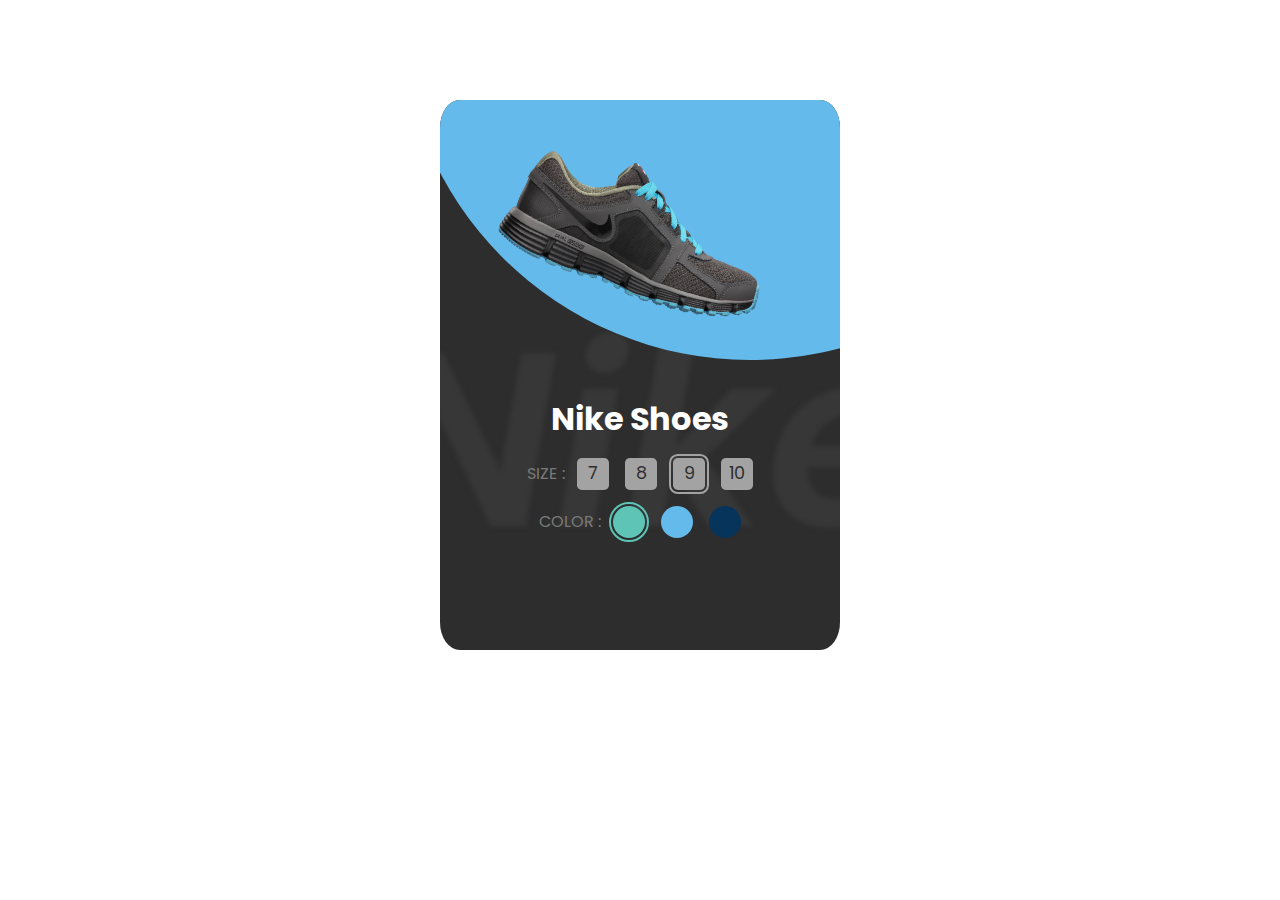
<file: nike-hw/index.html>
<!DOCTYPE html>
<html lang="en">
  <head>
    <meta charset="UTF-8" />
    <meta http-equiv="X-UA-Compatible" content="IE=edge" />
    <meta name="viewport" content="width=device-width, initial-scale=1.0" />
    <link rel="stylesheet" href="./styles/main.css" />
    <title>Document</title>
  </head>
  <body>
    <div class="container">
      <div class="card">
        <div class="card-image">
          <img src="./assets/shoe.png" alt="" class="img-responsive" />
        </div>
        <span class="card-heading">Nike</span>
        <div class="card-body">
          <h5 class="card-title">Nike Shoes</h5>
          <div class="variant-holder">
            <div class="variant-size">
              <label class="variant-title">SIZE :</label>
              <ul>
                <li>
                  <input type="radio" name="size" value="7" id="7" />
                  <label for="7">7</label>
                </li>
                <li>
                  <input type="radio" name="size" value="8" id="8" />
                  <label for="8">8</label>
                </li>
                <li>
                  <input type="radio" name="size" value="9" id="9" checked />
                  <label for="9">9</label>
                </li>
                <li>
                  <input type="radio" name="size" value="10" id="10" />
                  <label for="10">10</label>
                </li>
              </ul>
            </div>
            <div class="variant-color">
              <label class="variant-title">Color :</label>
              <ul>
                <li>
                  <input
                    type="radio"
                    name="color"
                    value="light-green"
                    id="light-green"
                    checked
                  />
                  <label for="light-green">green color</label>
                </li>
                <li>
                  <input type="radio" name="color" value="blue" id="blue" />
                  <label for="blue">blue color</label>
                </li>
                <li>
                  <input
                    type="radio"
                    name="color"
                    value="dark-blue"
                    id="dark-blue"
                  />
                  <label for="dark-blue">dark blue color</label>
                </li>
              </ul>
            </div>
          </div>
        </div>
      </div>
    </div>
  </body>
</html>
</file>
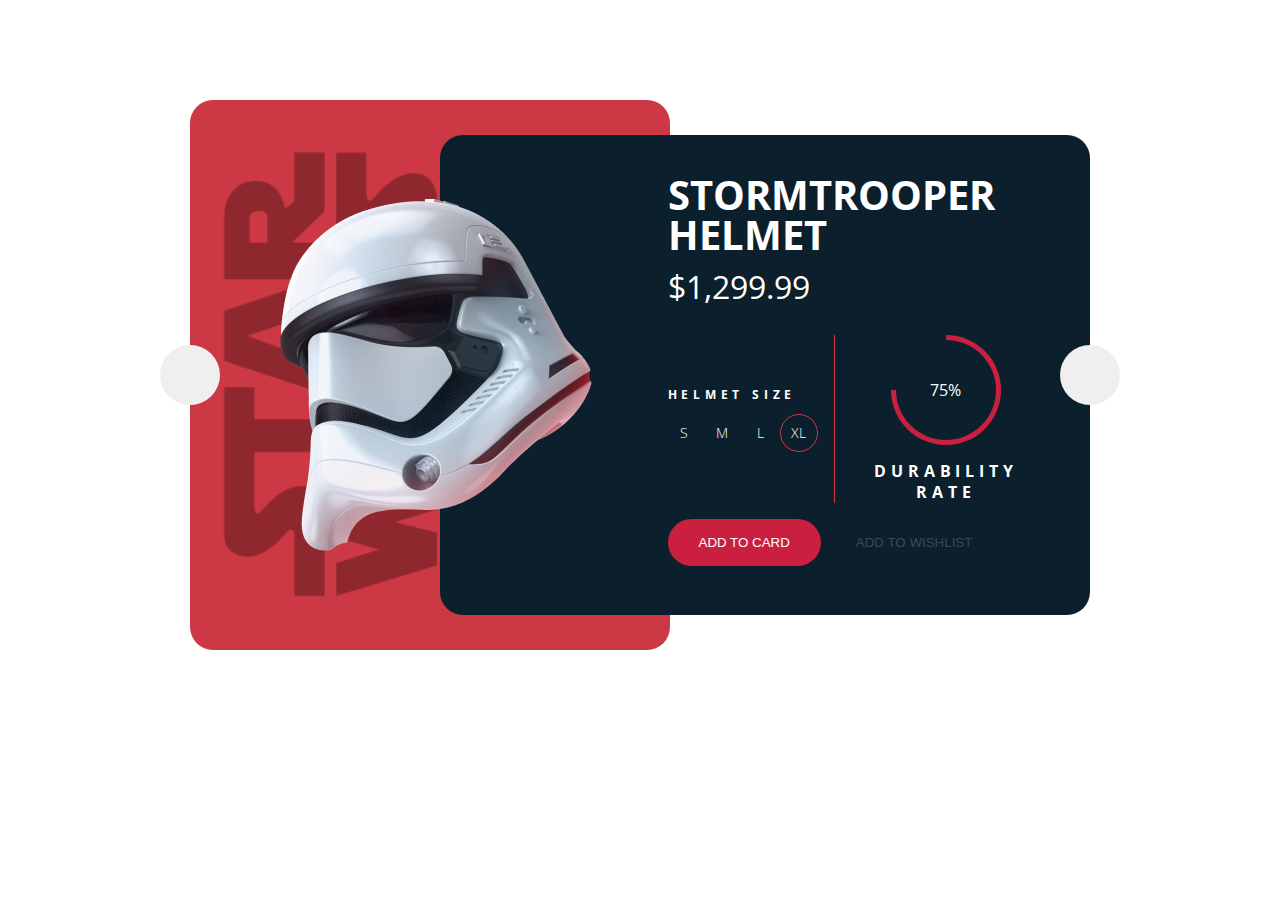
<file: starwars/index.html>
<!DOCTYPE html>
<html lang="en">
  <head>
    <meta charset="UTF-8" />
    <meta http-equiv="X-UA-Compatible" content="IE=edge" />
    <meta name="viewport" content="width=device-width, initial-scale=1.0" />
    <link rel="stylesheet" href="./styles/main.css" />
    <link
      rel="stylesheet"
      href="https://cdnjs.cloudflare.com/ajax/libs/font-awesome/6.2.0/css/all.min.css"
      integrity="sha512-xh6O/CkQoPOWDdYTDqeRdPCVd1SpvCA9XXcUnZS2FmJNp1coAFzvtCN9BmamE+4aHK8yyUHUSCcJHgXloTyT2A=="
      crossorigin="anonymous"
      referrerpolicy="no-referrer"
    />
    <title>Document</title>
  </head>
  <body>
    <div class="container">
      <div class="card">
        <div class="button-holder">
          <button class="button-previous">
            <i class="fa-solid fa-arrow-left fa-lg"></i>
          </button>
          <button class="button-next">
            <i class="fa-solid fa-arrow-right fa-lg"></i>
          </button>
        </div>
        <div class="logo-wrapper">
          <div class="image-holder">
            <img
              src="./assets/starwars-logo.png"
              alt=""
              class="img-responsive"
            />
          </div>
        </div>
        <div class="image-holder">
          <img src="./assets/helmet.png" alt="" class="img-responsive" />
        </div>
        <div class="info-wrapper">
          <div class="description">
            <h1 class="card-title">Stormtrooper Helmet</h1>
            <p><span class="price">$1,299.99</span></p>
            <div class="card-detail">
              <div class="variant-size">
                <div class="variant-size">
                  <label class="variant-title"> HELMET SIZE</label>
                  <ul>
                    <li>
                      <input type="radio" name="size" value="S" id="S" />
                      <label for="S">S</label>
                    </li>
                    <li>
                      <input type="radio" name="size" value="M" id="M" />
                      <label for="M">M</label>
                    </li>
                    <li>
                      <input type="radio" name="size" value="L" id="L" />
                      <label for="L">L</label>
                    </li>
                    <li>
                      <input
                        type="radio"
                        name="size"
                        value="XL"
                        id="XL"
                        checked
                      />
                      <label for="XL">XL</label>
                    </li>
                  </ul>
                </div>
              </div>
              <div class="rate">
                <div class="circle-border">
                  <div class="circle">75%</div>
                </div>
                <div class="rate-title">Durability Rate</div>
              </div>
            </div>
            <div class="card-action">
              <button class="add-button" type="submit">Add to card</button>
              <button class="wishlist-button">
                <i class="fa-solid fa-heart fa-lg"></i
                ><span>Add to wishlist</span>
              </button>
            </div>
          </div>
        </div>
      </div>
    </div>
  </body>
</html>
</file>
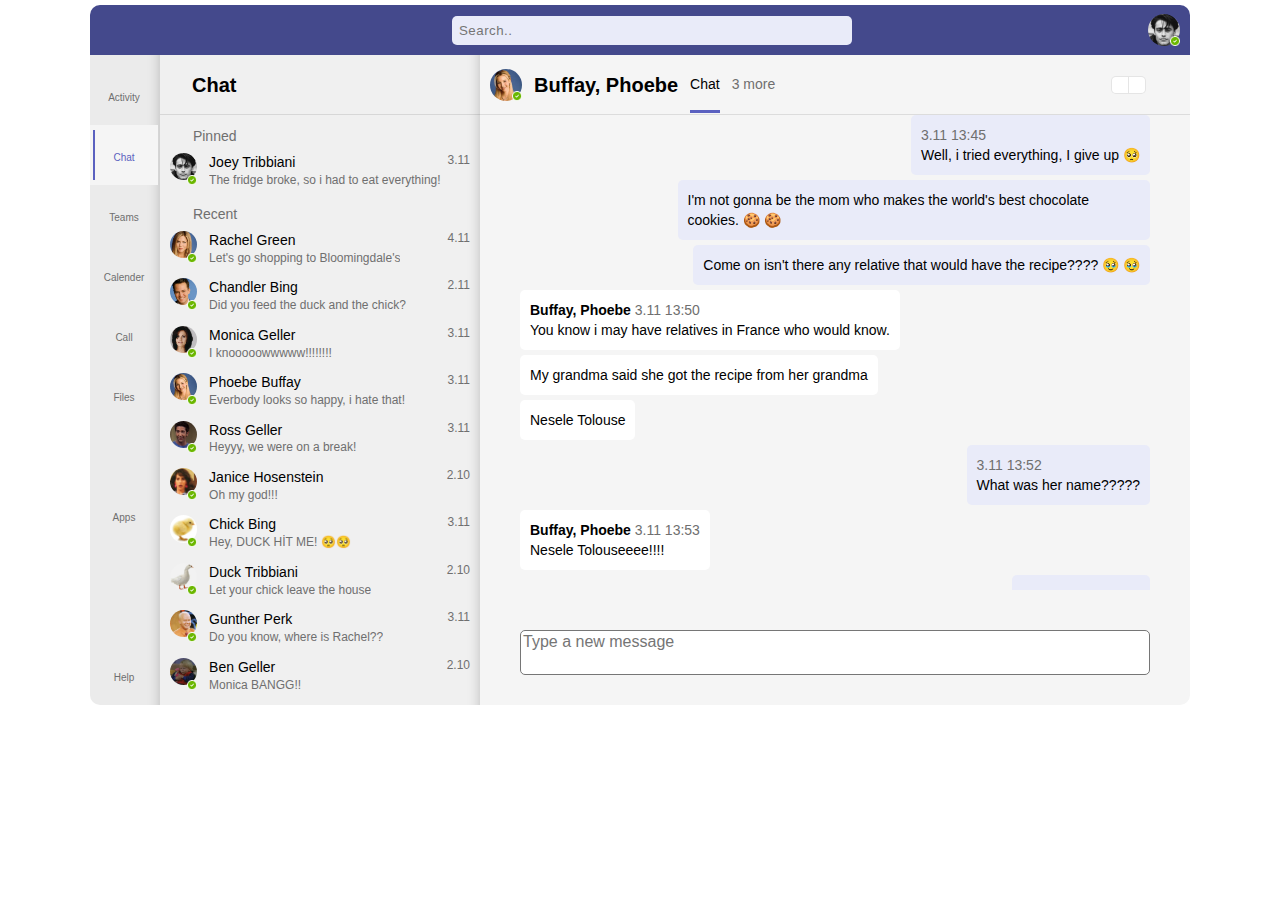
<file: teams/index.html>
<!DOCTYPE html>
<html lang="en">
<head>
  <meta charset="UTF-8">
  <meta http-equiv="X-UA-Compatible" content="IE=edge">
  <meta name="viewport" content="width=device-width, initial-scale=1.0">
  <link rel="stylesheet" href="./styles/main.css">
  <link rel="stylesheet" href="https://cdnjs.cloudflare.com/ajax/libs/font-awesome/6.2.0/css/all.min.css"
    integrity="sha512-xh6O/CkQoPOWDdYTDqeRdPCVd1SpvCA9XXcUnZS2FmJNp1coAFzvtCN9BmamE+4aHK8yyUHUSCcJHgXloTyT2A=="
    crossorigin="anonymous" referrerpolicy="no-referrer" />
  <title>Teams</title>
</head>
<body>
  <div class="container">
    <div class="titlebar">
      <div class="actions">
        <i class="fa-solid fa-angle-left"></i>
        <i class="fa-solid fa-angle-right"></i>
        <div class="search">
          <input type="text" placeholder="Search.." name="search">
        </div>
      </div>
      <div class="account-info">
        <i class="fa-solid fa-ellipsis"></i>
        <div class="image-holder">
          <img class="img-responsive img-profile" src="./assets/joey-tribbiani.png" alt="avatar">
          <img class="img-responsive img-status" src="./assets/tick.png" alt="status">
        </div>
      </div>
    </div>
    <div class="appbar">
      <div class="icons-holder">
        <ul>
          <li>
            <input type="radio" name="app-section" value="activity" id="activity" />
            <label for="activity"><span><i class="fa-regular fa-bell"></i></span>Activity</label>
          </li>
          <li>
            <input type="radio" name="app-section" value="chat" id="chat" checked />
            <label for="chat"><span><i class="fa-regular fa-comment-dots"></i></span>Chat</label>
          </li>
          <li>
            <input type="radio" name="app-section" value="teams" id="teams" />
            <label for="teams"><span><i class="fa-solid fa-people-group"></i></span>Teams</label>
          </li>
          <li>
            <input type="radio" name="app-section" value="calender" id="calender" />
            <label for="calender"><span><i class="fa-regular fa-calendar"></i></span>Calender</label>
          </li>
          <li>
            <input type="radio" name="app-section" value="call" id="call" />
            <label for="call"><span> <i class="fa-solid fa-phone"></i></span>Call</label>
          </li>
          <li>
            <input type="radio" name="app-section" value="file" id="file" />
            <label for="file"><span><i class="fa-regular fa-file"></i></i></span>Files</label>
          </li>
          <li>
            <input type="radio" name="app-section" value="more" id="more" />
            <label for="more"><span><i class="fa-solid fa-ellipsis"></i></i></i></span></label>
          </li>
          <li>
            <input type="radio" name="app-section" value="apps" id="apps" />
            <label for="apps"><span><i class="fa-solid fa-border-all"></i></span>Apps</label>
          </li>

          <li>
            <input type="radio" name="app-section" value="help" id="help" />
            <label for="help"><span><i class="fa-regular fa-circle-question"></i></span>Help</label>
          </li>
        </ul>
      </div>
    </div>
    <div class="left-rail">
      <div class="left-rail-header">
        <div class="info">
          <h2>Chat</h2>
          <span><i class="fa-solid fa-angle-down"></i></span>
        </div>
        <div class="actions">
          <span><i class="fa-solid fa-grip-lines"></i></span>
          <span><i class="fa-regular fa-pen-to-square"></i></span>
        </div>
      </div>
      <div class="content">
        <div class="collapses">
          <div class="collapse-pinned">
            <div class="collapse-title">
              <h4><label for="pinned">Pinned</label></h4>
            </div>
            <input type="checkbox" name="chk" id="pinned" checked />
            <div class="collapse-body">
              <div class="contact-info">
                <div class="image-holder">
                  <img class="img-responsive img-profile" src="./assets/joey-tribbiani.png" alt="avatar">
                  <img class="img-responsive img-status" src="./assets/tick.png" alt="status">
                </div>
                <div class="contact">
                  <div class="contact-detail">
                    <p class="title">Joey Tribbiani</p>
                    <p class="message-preview">The fridge broke, so i had to eat everything!</p>
                  </div>
                  <p class="contact-date">3.11</p>
                </div>
              </div>
            </div>
          </div>
          <div class="collapse-recent">
            <div class="collapse-title">
              <h4><label for="recent">Recent</label></h4>
            </div>
            <input type="checkbox" name="chk" id="recent" checked />
            <div class="collapse-body">
              <div class="contact-info">
                <div class="image-holder">
                  <img class="img-responsive img-profile" src="./assets/rachel-green.png" alt="avatar">
                  <img class="img-responsive img-status" src="./assets/tick.png" alt="status">
                </div>
                <div class="contact">
                  <div class="contact-detail">
                    <p class="title">Rachel Green</p>
                    <p class="message-preview">Let's go shopping to Bloomingdale's</p>
                  </div>
                  <p class="contact-date">4.11</p>
                </div>
              </div>
              <div class="contact-info">
                <div class="image-holder">
                  <img class="img-responsive img-profile" src="./assets/chandler-bing.png" alt="avatar">
                  <img class="img-responsive img-status" src="./assets/tick.png" alt="status">
                </div>
                <div class="contact">
                  <div class="contact-detail">
                    <p class="title">Chandler Bing</p>
                    <p class="message-preview">Did you feed the duck and the chick?</p>
                  </div>
                  <p class="contact-date">2.11</p>
                </div>
              </div>
              <div class="contact-info">
                <div class="image-holder">
                  <img class="img-responsive img-profile" src="./assets/monica-geller.png" alt="avatar">
                  <img class="img-responsive img-status" src="./assets/tick.png" alt="status">
                </div>
                <div class="contact">
                  <div class="contact-detail">
                    <p class="title">Monica Geller</p>
                    <p class="message-preview">I knooooowwwww!!!!!!!!</p>
                  </div>
                  <p class="contact-date">3.11</p>
                </div>
              </div>
              <div class="contact-info">
                <div class="image-holder">
                  <img class="img-responsive img-profile" src="./assets/phoebe-buffay.png" alt="avatar">
                  <img class="img-responsive img-status" src="./assets/tick.png" alt="status">
                </div>
                <div class="contact">
                  <div class="contact-detail">
                    <p class="title">Phoebe Buffay</p>
                    <p class="message-preview">Everbody looks so happy, i hate that!</p>
                  </div>
                  <p class="contact-date">3.11</p>
                </div>
              </div>
              <div class="contact-info">
                <div class="image-holder">
                  <img class="img-responsive img-profile" src="./assets/ross-geller.png" alt="avatar">
                  <img class="img-responsive img-status" src="./assets/tick.png" alt="status">
                </div>
                <div class="contact">
                  <div class="contact-detail">
                    <p class="title">Ross Geller</p>
                    <p class="message-preview">Heyyy, we were on a break!</p>
                  </div>
                  <p class="contact-date">3.11</p>
                </div>
              </div>
              <div class="contact-info">
                <div class="image-holder">
                  <img class="img-responsive img-profile" src="./assets/janice.png" alt="avatar">
                  <img class="img-responsive img-status" src="./assets/tick.png" alt="status">
                </div>
                <div class="contact">
                  <div class="contact-detail">
                    <p class="title">Janice Hosenstein</p>
                    <p class="message-preview">Oh my god!!!</p>
                  </div>
                  <p class="contact-date">2.10</p>
                </div>
              </div>
              <div class="contact-info">
                <div class="image-holder">
                  <img class="img-responsive img-profile" src="./assets/chick.png" alt="avatar">
                  <img class="img-responsive img-status" src="./assets/tick.png" alt="status">
                </div>
                <div class="contact">
                  <div class="contact-detail">
                    <p class="title">Chick Bing</p>
                    <p class="message-preview">Hey, DUCK HİT ME! 🥺🥺</p>
                  </div>
                  <p class="contact-date">3.11</p>
                </div>
              </div>
              <div class="contact-info">
                <div class="image-holder">
                  <img class="img-responsive img-profile" src="./assets/duck.png" alt="avatar">
                  <img class="img-responsive img-status" src="./assets/tick.png" alt="status">
                </div>
                <div class="contact">
                  <div class="contact-detail">
                    <p class="title">Duck Tribbiani</p>
                    <p class="message-preview">Let your chick leave the house</p>
                  </div>
                  <p class="contact-date">2.10</p>
                </div>
              </div>
              <div class="contact-info">
                <div class="image-holder">
                  <img class="img-responsive img-profile" src="./assets/gunther.png" alt="avatar">
                  <img class="img-responsive img-status" src="./assets/tick.png" alt="status">
                </div>
                <div class="contact">
                  <div class="contact-detail">
                    <p class="title">Gunther Perk</p>
                    <p class="message-preview">Do you know, where is Rachel??</p>
                  </div>
                  <p class="contact-date">3.11</p>
                </div>
              </div>
              <div class="contact-info">
                <div class="image-holder">
                  <img class="img-responsive img-profile" src="./assets/ben.png" alt="avatar">
                  <img class="img-responsive img-status" src="./assets/tick.png" alt="status">
                </div>
                <div class="contact">
                  <div class="contact-detail">
                    <p class="title">Ben Geller</p>
                    <p class="message-preview">Monica BANGG!! </p>
                  </div>
                  <p class="contact-date">2.10</p>
                </div>
              </div>
              <div class="contact-info">
                <div class="image-holder">
                  <img class="img-responsive img-profile" src="./assets/emma.png" alt="avatar">
                  <img class="img-responsive img-status" src="./assets/tick.png" alt="status">
                </div>
                <div class="contact">
                  <div class="contact-detail">
                    <p class="title">Emma Geller-Green</p>
                    <p class="message-preview">sing that rap song</p>
                  </div>
                  <p class="contact-date">2.10</p>
                </div>
              </div>
            </div>
          </div>
        </div>
      </div>
    </div>
    <div class="thread">
      <div class="thread-header">
        <div class="chat-info">
          <div class="image-holder">
            <img class="img-responsive img-profile" src="./assets/phoebe-buffay.png" alt="avatar">
            <img class="img-responsive img-status" src="./assets/tick.png" alt="status">
          </div>
          <h4 class="contact-name">Buffay, Phoebe</h4>
          <p class="chat-section">Chat</p>
          <p class="more-section">3 more<span><i class="fa-solid fa-chevron-down"></i></span></p>
          <span><i class="fa-solid fa-plus"></i></span>
        </div>
        <div class="chat-icons">
          <div class="call-icons">
            <span><i class="fa-solid fa-video"></i></span>
            <span><i class="fa-solid fa-phone"></i></span>
          </div>
          <div class="action-icons">
            <span><i class="fa-solid fa-arrow-up-right-from-square"></i></span>
            <span><i class="fa-solid fa-user-plus"></i></span>
          </div>
        </div>
      </div>
      <div class="thread-content">
        <div class="content-messages">

          <div class="message user-message">
            <p><span><span>3.11 13:45</span></span><br>Well, i tried everything, I give up 🥺</p>
          </div>
          <div class="message user-message">
            <p>I'm not gonna be the mom who makes the world's best chocolate cookies. 🍪 🍪 </p>
          </div>
          <div class="message user-message">
            <p>Come on isn't there any relative that would have the recipe???? 🥹 🥹</p>
          </div>
          <div class="message contact-message">
            <p><span>Buffay, Phoebe <span>3.11 13:50</span></span><br>You know i may have relatives in France who would know.</p>
          </div>
          <div class="message contact-message">
            <p>My grandma said she got the recipe from her grandma</p>
          </div>
          <div class="message contact-message">
            <p>Nesele Tolouse</p>
          </div>
          <div class="message user-message">
            <p><span><span>3.11 13:52</span></span><br>What was her name?????</p>
          </div>
          <div class="message contact-message">
            <p><span>Buffay, Phoebe <span>3.11 13:53</span></span><br>Nesele Tolouseeee!!!!</p>
          </div>
          <div class="message user-message">
            <p><span><span>3.11 13:54</span></span><br>Nestle Tollhouse??</p>
          </div>
          <div class="message contact-message">
            <p><span>Buffay, Phoebe <span>3.11 13:55</span></span><br>Oh, you Americans always butcher the French Language 🙄</p>
          </div>
        </div>
      </div>
      <div class="thread-footer">
        <textarea name="message" rows="2" placeholder="Type a new message"></textarea>
        <div class="message-icons">
          <span><i class="fa-solid fa-pencil"></i></span>
          <span><i class="fa-solid fa-exclamation"></i></span>
          <span><i class="fa-solid fa-paperclip"></i></span>
          <span><i class="fa-regular fa-face-smile"></i></span>
          <span><i class="fa-regular fa-file"></i></span>
          <span><i class="fa-solid fa-medal"></i></span>
          <span><i class="fa-regular fa-pen-to-square"></i></span>
          <span><i class="fa-solid fa-ellipsis"></i></span>
          <span><i class="fa-regular fa-paper-plane"></i></span>
        </div>
      </div>
    </div>
  </div>
</body>
</html>
</file>
<file: nike-hw/styles/main.css>
@import url(./reset.css);
@import url("https://fonts.googleapis.com/css2?family=Poppins:ital,wght@0,200;0,500;1,800&display=swap");

:root {
  --base-radius: 5%;

  --text-xs: 0.6rem;
  --text-sm: 0.8rem;
  --text-md: 1.1rem;
  --text-lg: 1.2rem;
  --text-xl: 2rem;
  --text-xxl: 8rem;
  --text-xxl: 11rem;

  --color-gray-dark: #2d2d2d;
  --color-gray: #373737;
  --color-gray-light: #7a7a7a;
  --color-gray-extra-light: #a3a3a3;
  --color-blue: #64bbeb;
  --color-white: #fff;
  --color-blue-dark: #07345b;
  --color-green-light: #5dc4b6;
}

* {
  box-sizing: border-box;
}

body {
  font-family: "Poppins", sans-serif;
}

.container {
  max-width: 400px;
  height: 550px;
  margin: 100px auto;
  position: relative;
  overflow: hidden;
}

.card {
  height: 100%;
  width: 100%;
  display: flex;
  flex-direction: column;
  align-items: center;
  justify-content: space-between;
  border-radius: var(--base-radius);
  background-color: var(--color-gray-dark);
  overflow: hidden;
}

.img-responsive {
  display: block;
  width: 100%;
}

.container .card .card-image {
  position: relative;
  width: 100%;
  height: 45%;
}
.container .card .card-image::after {
  content: " ";
  position: absolute;
  width: 700px;
  height: 700px;
  top: -440px;
  left: -40px;
  z-index: 2;
  background-color: var(--color-blue);
  border-radius: 50%;
}

.container .card .card-image img {
  position: relative;
  bottom: 5%;
  z-index: 3;
  transform: rotate(20deg) scale(0.85);
  pointer-events: none;
}

.container .card span.card-heading {
  position: absolute;
  top: 46%;
  left: 3%;
  transform: scale(1.4);
  color: var(--color-gray);
  font-size: var(--text-xxl);
  font-weight: 600;
  font-style: italic;
  filter: blur(2px);
  pointer-events: none;
}

.container .card .card-body {
  position: relative;
  height: 45%;
  text-align: center;
}

.container .card .card-body .card-title {
  color: var(--color-white);
  font-size: var(--text-xl);
  font-weight: bold;
}

.container .card .card-body .variant-holder {
  display: flex;
  flex-direction: column;
  padding: 15px 0;
}

.container .card .card-body .variant-holder [class*="variant"] {
  display: flex;
  justify-content: center;
  align-items: center;
  text-align: center;
  gap: 0.8rem;
  padding: 8px 0;
}

.container .card .card-body .variant-holder [class*="variant"] ul {
  display: flex;
  gap: 1rem;
}

.container .card .card-body label[class="variant-title"] {
  color: var(--color-gray-light);
  text-transform: uppercase;
}

.container .card .card-body [class*="variant"] ul li input[type="radio"] {
  display: none;
}

.container .card .card-body [class*="variant"] ul li label {
  height: 2rem;
  width: 2rem;
  display: flex;
  justify-content: center;
  align-items: center;
  text-align: center;
}

.container .card .card-body .variant-size ul li label {
  background-color: var(--color-gray-extra-light);
  outline-color: var(--color-gray-extra-light);
  border-radius: 15%;
  color: var(--color-gray-dark);
  font-size: var(--text-md);
  font-weight: 400;
}

.container
  .card
  .card-body
  [class*="variant"]
  ul
  li
  input[type="radio"]:checked
  + label {
  outline-width: 2px;
  outline-style: solid;
  outline-offset: 2px;
}

.container .card .card-body .variant-color ul li label {
  border-radius: 50%;
  text-indent: -9999px;
}

.container
  .card
  .card-body
  .variant-color
  ul
  li
  input[id="light-green"]
  + label {
  background-color: var(--color-green-light);
  outline-color: var(--color-green-light);
}

.container .card .card-body .variant-color ul li input[id="blue"] + label {
  background-color: var(--color-blue);
  outline-color: var(--color-blue);
}

.container .card .card-body .variant-color ul li input[id="dark-blue"] + label {
  background-color: var(--color-blue-dark);
  outline-color: var(--color-blue-dark);
}
</file>
<file: starwars/styles/main.css>
@import url(./reset.css);
@import url("https://fonts.googleapis.com/css2?family=Open+Sans:wght@400;800&display=swap");

:root {
  --color-white: #ffffff;
  --color-navyblue-dark: #0c1f2c;
  --color-red-extra-light: #cc3843;
  --color-red-light: #cb1f40;
  --color-red-dark: #cb2140;

  --radius-base: 23px;
  --radius-xl: 90px;

  --font-family: "Open Sans", sans-serif;
  --letter-space: 0.3rem;

  --text-xs: 12px;
  --text-sm: 14px;
  --text-base: 16px;
  --text-lg: 24px;
  --text-xl: 32px;
  --text-xxl: 40px;

  --transition-primary: all 0.25s ease-in-out;
}

* {
  box-sizing: border-box;
}

body {
  font-family: var(--font-family);
  color: var(--color-white);
}

.container {
  max-width: 900px;
  height: 550px;
  margin: 100px auto;
}

.container .card {
  display: flex;
  position: relative;
}

.container .card .button-holder button {
  position: absolute;
  width: 60px;
  height: 60px;
  top: 50%;
  z-index: 3;
  border-radius: var(--radius-xl);
  border: none;
  color: var(--color-red-extra-light);
  cursor: pointer;
  transition: var(--transition-primary);
}

.container .card .button-holder button:hover {
  font-size: var(--text-lg);
}

.container .card .button-holder button:nth-child(1) {
  transform: translate(-50%, -50%);
}

.container .card .button-holder button:nth-child(2) {
  right: 0;
  transform: translate(50%, -50%);
}

.img-responsive {
  display: block;
  width: 100%;
  max-width: 100%;
}

.container .card .logo-wrapper {
  position: relative;
  width: 480px;
  height: 550px;
  border-radius: var(--radius-base);
  background-color: var(--color-red-extra-light);
}

.container .card .logo-wrapper .image-holder {
  position: relative;
  transform: rotate(-90deg);
}

.container .card .logo-wrapper img {
  position: absolute;
  filter: opacity(30%);
  transform: translateY(-100%);
}

.container .card .image-holder {
  position: absolute;
  top: 50%;
  left: 10%;
  transform: translateY(-50%);
  z-index: 2;
}

.container .card .info-wrapper {
  position: absolute;
  width: 650px;
  height: 480px;
  top: 50%;
  right: 0px;
  z-index: 1;
  transform: translateY(-50%);
  border-radius: var(--radius-base);
  background-color: var(--color-navyblue-dark);
}

.container .card .info-wrapper .description {
  display: flex;
  flex-direction: column;
  padding: var(--text-xxl) 10% var(--text-xxl) 35%;
  z-index: 4;
}

.container .card .info-wrapper .description h1.card-title {
  padding-bottom: var(--text-base);
  font-size: var(--text-xxl);
  font-weight: bold;
  text-transform: uppercase;
}

.container .card .info-wrapper .description p span.price {
  font-size: var(--text-xl);
}

.container .card .info-wrapper .description .card-detail {
  display: flex;
  padding-top: var(--text-xl);
  gap: 1.2rem;
}

.container .card .info-wrapper .description .card-detail .variant-size {
  display: flex;
  flex-direction: column;
  justify-content: center;
  gap: 1rem;
}

.container
  .card
  .info-wrapper
  .description
  .card-detail
  .variant-size
  .variant-title {
  font-size: var(--text-xs);
  font-weight: bold;
  letter-spacing: var(--letter-space);
  text-transform: uppercase;
}

.container .card .info-wrapper .description .card-detail .variant-size ul {
  display: flex;
  gap: 0.4rem;
}

.container
  .card
  .info-wrapper
  .description
  .card-detail
  .variant-size
  ul
  li
  input[type="radio"] {
  display: none;
}

.container
  .card
  .info-wrapper
  .description
  .card-detail
  .variant-size
  ul
  li
  label {
  height: 2rem;
  width: 2rem;
  display: flex;
  justify-content: center;
  align-items: center;
  font-size: var(--text-sm);
  font-weight: lighter;
  outline-color: var(--color-red-extra-light);
  border-radius: 50%;
  transition: var(--transition-primary);
}

.container
  .card
  .info-wrapper
  .description
  .card-detail
  .variant-size
  ul
  li
  label:hover {
  font-size: var(--text-lg);
  cursor: pointer;
}
.container
  .card
  .info-wrapper
  .description
  .card-detail
  .variant-size
  ul
  li
  input[type="radio"]:checked
  + label {
  outline-width: 1px;
  outline-style: solid;
  outline-offset: 2px;
}

.container .card .info-wrapper .description .card-detail .rate {
  display: flex;
  flex-direction: column;
  align-items: center;
  padding-left: var(--text-xl);
  text-align: center;
  gap: var(--text-base);
  border-left: 1px solid var(--color-red-extra-light);
}

.container .card .info-wrapper .description .card-detail .rate .circle-border {
  position: relative;
  width: 110px;
  height: 110px;
  text-align: center;
  border-radius: 100%;
  background-color: #e53b3b;
  background: linear-gradient(
      270deg,
      var(--color-red-light) 50%,
      transparent 50%
    ),
    linear-gradient(
      0deg,
      var(--color-red-light) 50%,
      var(--color-navyblue-dark) 50%
    );
}

.container
  .card
  .info-wrapper
  .description
  .card-detail
  .rate
  .circle-border
  .circle {
  position: relative;
  top: 5px;
  left: 5px;
  width: 100px;
  height: 100px;
  border-radius: 100%;
  background-color: var(--color-navyblue-dark);
  display: flex;
  align-items: center;
  justify-content: center;
}

.container .card .info-wrapper .description .card-detail .rate .rate-title {
  font-size: var(--text-base);
  font-weight: bold;
  letter-spacing: var(--letter-space);
  line-height: 1.3rem;
  text-transform: uppercase;
}

.container .card .info-wrapper .description .card-action {
  display: inline-block;
  margin-top: var(--text-base);
}

.container .card .info-wrapper .description .card-action button {
  position: relative;
  transition: var(--transition-primary);
  cursor: pointer;
}

.container .card .info-wrapper .description .card-action .add-button {
  padding: 15px 30px;
  border-radius: 30px;
  border: 1px solid transparent;
  text-transform: uppercase;
  background-color: var(--color-red-light);
  color: var(--color-white);
}

.container .card .info-wrapper .description .card-action .add-button:hover {
  background-color: transparent;
  color: var(--color-red-light);
  border: 1px solid var(--color-red-light);
}

.container .card .info-wrapper .description .card-action .wishlist-button {
  margin-left: 20px;
  border: none;
  text-transform: uppercase;
  color: var(--color-red-light);
  background-color: transparent;
}

.container
  .card
  .info-wrapper
  .description
  .card-action
  .wishlist-button::after {
  content: " ";
  position: absolute;
  bottom: -10px;
  left: 0;
  height: 0;
  width: 0;
  background-color: var(--color-red-light);
  transition: all 0.25s ease-in-out;
}

.container
  .card
  .info-wrapper
  .description
  .card-action
  .wishlist-button:hover::after {
  width: 100%;
  height: 2px;
}

.container .card .info-wrapper .description .card-action .wishlist-button i {
  transition: var(--transition-primary);
}

.container
  .card
  .info-wrapper
  .description
  .card-action
  .wishlist-button:hover
  i {
  font-size: 1.5em;
}

.container .card .info-wrapper .description .card-action .wishlist-button span {
  margin-left: 5px;
  color: rgba(255, 255, 255, 0.2);
}
</file>
<file: teams/styles/main.css>
@import url(./reset.css);
@import url("https://fonts.cdnfonts.com/css/segoe-ui-4");

:root {
  --color-violet: rgb(68, 73, 140);
  --color-violet-light: rgb(91, 97, 192);
  --color-violet-extra-light: rgb(233, 235, 249);
  --color-primary: rgb(235, 235, 235);
  --color-primary-light: rgb(245, 245, 245);
  --color-white: rgb(255, 255, 255);
  --color-primary-dark: rgb(240, 240, 240);
  --color-gray-dark: rgb(111, 111, 111);
  --color-gray-light: rgb(150, 150, 150);

  --font-family: "Segoe UI", sans-serif;

  --base-radius: 10px;

  --text-xxs: 10px;
  --text-xs: 12px;
  --text-sm: 14px;
  --text-base: 16px;
  --text-lg: 20px;
  --text-xl: 32px;
  --text-xxl: 40px;
}

* {
  box-sizing: border-box;
}

body {
  font-family: var(--font-family);
}

.container {
  max-width: 1100px;
  height: 700px;
  margin: 5px auto;
  display: grid;
  grid-template-columns: 70px 320px 710px;
  grid-template-rows: 50px 650px;
  grid-template-areas:
    "titlebar titlebar titlebar"
    "appbar left-rail thread";
}

.img-responsive {
  display: block;
  width: 100%;
  max-width: 100%;
}

.titlebar {
  grid-area: titlebar;
  background-color: var(--color-violet);
  border-top-right-radius: var(--base-radius);
  border-top-left-radius: var(--base-radius);
}

.appbar {
  grid-area: appbar;
  background-color: var(--color-primary);
  border-bottom-left-radius: var(--base-radius);
  box-shadow: inset -15px 0px 14px -16px rgba(0, 0, 0, 0.25);
}

.left-rail {
  grid-area: left-rail;
  background-color: var(--color-primary-dark);
  box-shadow: inset -15px 0px 14px -16px rgba(0, 0, 0, 0.25);
}

.thread {
  display: flex;
  flex-direction: column;
  flex: 1 1 50%;
  max-height: 100%;
  grid-area: thread;
  border-bottom-right-radius: var(--base-radius);
  background-color: var(--color-primary-light);
}

.titlebar {
  display: flex;
  align-items: center;
  justify-content: space-between;
  padding-left: 330px;
}

.titlebar .actions {
  display: flex;
  align-items: center;
  gap: var(--text-base);
  font-size: var(--text-lg);
  color: var(--color-white);
}

.titlebar .actions .search input[type="text"] {
  width: 400px;
  padding: calc(var(--text-sm) / 2);
  letter-spacing: 0.03rem;
  border-radius: calc(var(--base-radius) / 2);
  border: none;
  background-color: var(--color-violet-extra-light);
}

.titlebar .account-info {
  margin-right: var(--text-xxs);
  display: flex;
  align-items: center;
  gap: var(--text-base);
  font-size: var(--text-lg);
  color: var(--color-white);
}

.appbar .icons-holder {
  position: relative;
  height: 100%;
  display: flex;
  flex-direction: column;
  justify-content: flex-start;
  padding-top: var(--text-xxs);
}

.appbar .icons-holder ul {
  height: 100%;
  display: flex;
  flex-direction: column;
  justify-content: flex-start;
}

.appbar .icons-holder ul li label {
  position: relative;
  height: 60px;
  width: 68px;
  display: flex;
  flex-direction: column;
  align-items: center;
  justify-content: center;
  gap: calc(var(--text-xxs) / 2);
  color: var(--color-gray-dark);
  font-size: var(--text-xxs);
  cursor: pointer;
}

.appbar .icons-holder ul li label:hover {
  background-color: var(--color-primary-light);
  color: var(--color-violet-light);
}

.appbar .icons-holder ul li input[type="radio"]:checked + label {
  background-color: var(--color-primary-light);
  color: var(--color-violet-light);
}

.appbar .icons-holder ul li input[type="radio"]:checked + label::before {
  position: absolute;
  content: " ";
  left: 3px;
  width: 2px;
  height: 50px;
  top: 50%;
  transform: translateY(-50%);
  background-color: var(--color-violet-light);
}

.appbar .icons-holder ul li:last-child {
  margin-top: auto;
}

.appbar .icons-holder ul li label span {
  font-size: 24px;
}

.appbar .icons-holder ul li input[type="radio"] {
  display: none;
}

.left-rail {
  display: flex;
  flex-direction: column;
}

.left-rail .left-rail-header {
  height: 60px;
  width: 100%;
  display: flex;
  justify-content: space-between;
  align-items: center;
  border-bottom: 1px solid rgba(0, 0, 0, 0.1);
}

.left-rail .left-rail-header span {
  color: var(--color-gray-dark);
  font-size: var(--text-lg);
  cursor: pointer;
}

.left-rail .left-rail-header span:hover {
  color: var(--color-violet-light);
}

.left-rail .left-rail-header .info {
  display: flex;
  gap: var(--text-xxs);
  margin-left: var(--text-xl);
}

.left-rail .left-rail-header .info h2 {
  font-size: var(--text-lg);
  font-weight: 600;
}

.left-rail .left-rail-header .actions {
  display: flex;
  gap: var(--text-base);
  margin-right: var(--text-base);
}

.left-rail .content {
  flex: 1;
  overflow: hidden;
}

.left-rail .content .collapses {
  /* flex: 1; */
  max-height: 100%;
  height: 100%;
  overflow: auto;
}

.left-rail .content [class*="collapse"] {
  max-width: 100%;
  margin: auto;
}

.left-rail .content [class*="collapse"] .collapse-title,
.collapse-body {
  padding: var(--spacing);
}

.left-rail .content [class*="collapse"] .collapse-title {
  display: flex;
  padding-top: var(--text-xs);
  padding-left: var(--text-xs);
  font-size: var(--text-sm);
  color: var(--color-gray-dark);
}

.left-rail .content [class*="collapse"] .collapse-title::before {
  content: "\f0da";
  font-family: "Font Awesome 5 free";
  font-weight: 900;
  padding-right: var(--text-xxs);
}

.left-rail .content [class*="collapse"] .collapse-body {
  height: 0;
  opacity: 0;
  overflow: hidden;
  transition: all 0.25s ease-in-out;
}

.left-rail
  .content
  [class*="collapse"]
  [type="checkbox"]:checked
  + .collapse-body {
  height: 100%;
  opacity: 1;
}

.left-rail .content [class*="collapse"] [type="checkbox"] {
  display: none;
}

.left-rail .contact-info {
  display: flex;
  gap: var(--text-xs);
  padding-top: calc(var(--text-base) / 2);
  padding-bottom: calc(var(--text-base) / 4);
}

.left-rail .contact-info:hover {
  cursor: pointer;
  background-color: var(--color-white);
}

.image-holder {
  height: 32px;
  width: 32px;
  margin-left: var(--text-xxs);
  position: relative;
}

.image-holder .img-profile {
  border-radius: 50%;
}

.image-holder .img-status {
  position: absolute;
  height: 10px;
  width: 10px;
  right: 0;
  bottom: 0;
}

.left-rail .contact {
  width: 100%;
  display: flex;
  justify-content: space-between;
}

.left-rail .contact-info .contact-detail .title {
  padding-bottom: calc(var(--text-xxs) / 6);
  font-size: var(--text-sm);
}

.left-rail .contact-info .contact-detail .message-preview {
  font-size: var(--text-xs);
  color: var(--color-gray-dark);
  display: -webkit-box;
  -webkit-line-clamp: 1;
  -webkit-box-orient: vertical;
  overflow: hidden;
}

.left-rail .contact .contact-date {
  padding-right: var(--text-xxs);
  font-size: var(--text-xs);
  color: var(--color-gray-dark);
}

.thread .thread-header {
  height: 60px;
  width: 100%;
  display: flex;
  align-items: center;
  justify-content: space-between;
  border-bottom: 1px solid rgba(0, 0, 0, 0.1);
}

.thread .thread-header .chat-info {
  display: flex;
  align-items: center;
  gap: var(--text-xs);
}

.thread .thread-header .chat-info .contact-name {
  font-size: var(--text-lg);
  font-weight: 600;
}

.thread .thread-header .chat-info p {
  font-size: var(--text-sm);
  cursor: pointer;
}

.thread .thread-header .chat-info p:nth-of-type(1) {
  position: relative;
}

.thread .thread-header .chat-info p:nth-of-type(1)::before {
  position: absolute;
  content: " ";
  top: 35px;
  width: 30px;
  border-top: 3px solid var(--color-violet-light);
}
.thread .thread-header .chat-info p:nth-of-type(2) {
  position: relative;
  color: var(--color-gray-dark);
}

.thread .thread-header .chat-info p:nth-of-type(2) span {
  font-size: var(--text-xxs);
  padding-left: calc(var(--text-xxs) / 2);
}

.thread .thread-header .chat-info p:nth-of-type(2):hover::before {
  content: " ";
  position: absolute;
  top: 35px;
  width: 45px;
  border-top: 3px solid var(--color-gray-light);
}

.thread .thread-header .chat-info > span {
  padding-left: var(--text-sm);
  font-size: var(--text-lg);
  color: var(--color-gray-dark);
  cursor: pointer;
}

.thread .thread-header .chat-info > span:hover {
  color: var(--color-violet);
}

.thread .thread-header .chat-icons {
  display: flex;
  align-items: baseline;
  gap: var(--text-base);
  margin-right: var(--text-base);
  color: var(--color-gray-dark);
  font-size: var(--text-xs);
}

.thread .thread-header .chat-icons .call-icons {
  display: flex;
  align-items: center;
  background-color: var(--color-white);
  border-radius: calc(var(--base-radius) / 2);
  border: 1px solid rgba(0, 0, 0, 0.1);
  color: var(--color-gray-dark);
  cursor: pointer;
}

.thread .thread-header .chat-icons .call-icons span:hover {
  background-color: var(--color-primary-dark);
}

.thread .thread-header .chat-icons .call-icons span:nth-child(1) {
  padding: calc(var(--text-base) / 2);
  border-right: 1px solid rgba(0, 0, 0, 0.1);
}

.thread .thread-header .chat-icons .call-icons span:nth-child(2) {
  padding: calc(var(--text-base) / 2);
}

.thread .thread-header .chat-icons .action-icons {
  display: flex;
  gap: var(--text-xs);
  cursor: pointer;
}

.thread .thread-header .chat-icons .action-icons span:hover {
  color: var(--color-violet);
}

.thread .thread-content {
  flex: 1;
  overflow: hidden;
}

.thread .thread-content .content-messages {
  display: flex;
  flex-direction: column;
  flex: 1;
  max-height: 100%;
  padding-left: var(--text-xxl);
  padding-right: var(--text-xxl);
  overflow: auto;
}

.thread .thread-content .message {
  display: inline-flex;
  max-width: 75%;
}

.thread .thread-content .message p > span {
  font-weight: bold;
}

.thread .thread-content .message p > span > span {
  font-weight: lighter;
  color: var(--color-gray-dark);
  display: inline-block;
}

.thread .thread-content .message.user-message {
  align-self: flex-end;
}

.thread .thread-content .message.contact-message p {
  background-color: var(--color-white);
}

.thread .thread-content .message.user-message p {
  background-color: var(--color-violet-extra-light);
}

.thread .thread-content .content-messages .message p {
  font-size: var(--text-sm);
  line-height: var(--text-lg);
  border-radius: calc(var(--base-radius) / 2);
  margin-bottom: calc(var(--text-xxs) / 2);
  padding: var(--text-xxs);
}

.thread .thread-footer {
  width: 100%;
  display: flex;
  padding: var(--text-xxl) var(--text-xxl) calc(var(--text-xxl) / 2);
  flex-direction: column;
  gap: var(--text-xxs);
  justify-content: space-around;
}

.thread .thread-footer textarea {
  width: 100%;
  height: 45px;
  font-family: inherit;
  font-size: inherit;
  border-radius: calc(var(--base-radius) / 2);
  resize: none;
}

.thread .thread-footer textarea:focus {
  outline: none;
  border-bottom: 3px solid var(--color-violet);
}

.thread .thread-footer .message-icons {
  display: flex;
  width: 100%;
  gap: var(--text-base);
  color: var(--color-gray-dark);
  font-size: var(--text-lg);
  justify-content: flex-start;
}

.thread .thread-footer .message-icons span:last-child {
  margin-left: auto;
}

.thread .thread-footer .message-icons span:hover {
  color: var(--color-violet);
  cursor: pointer;
}
</file>
